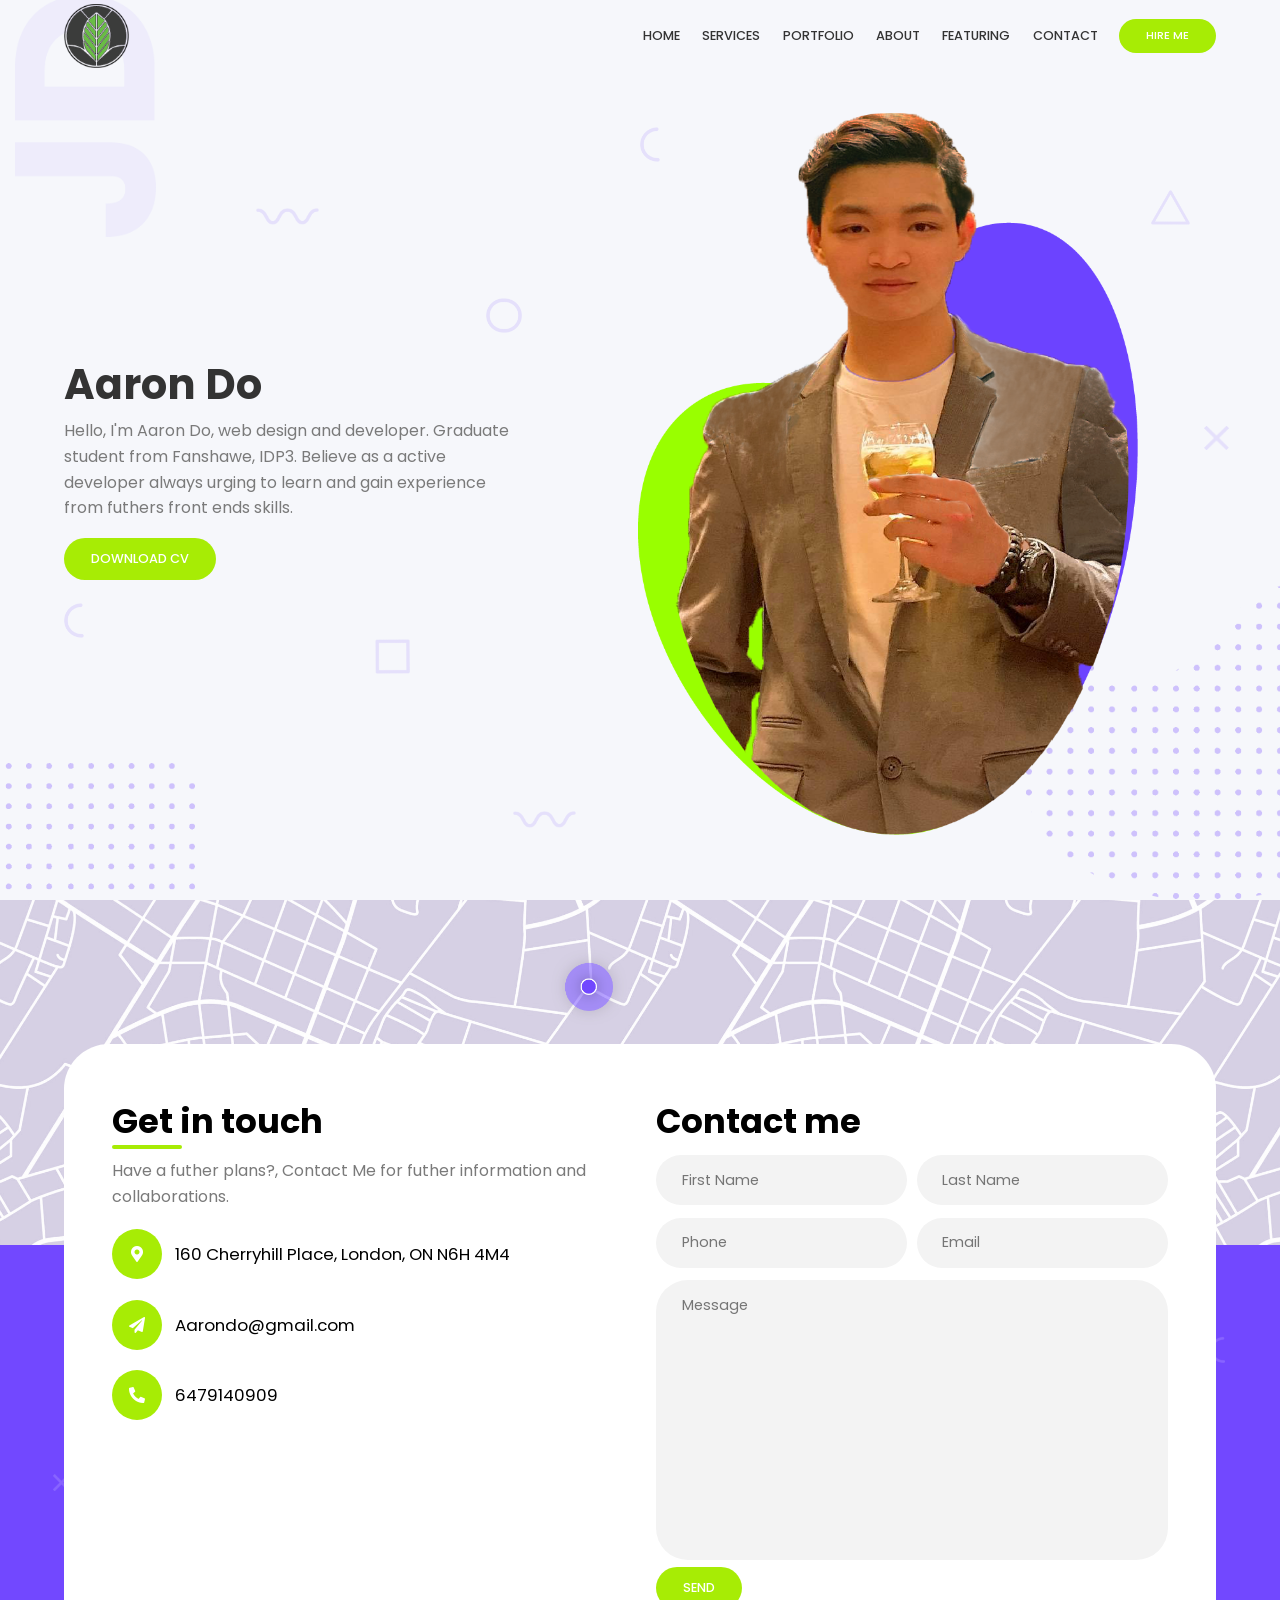
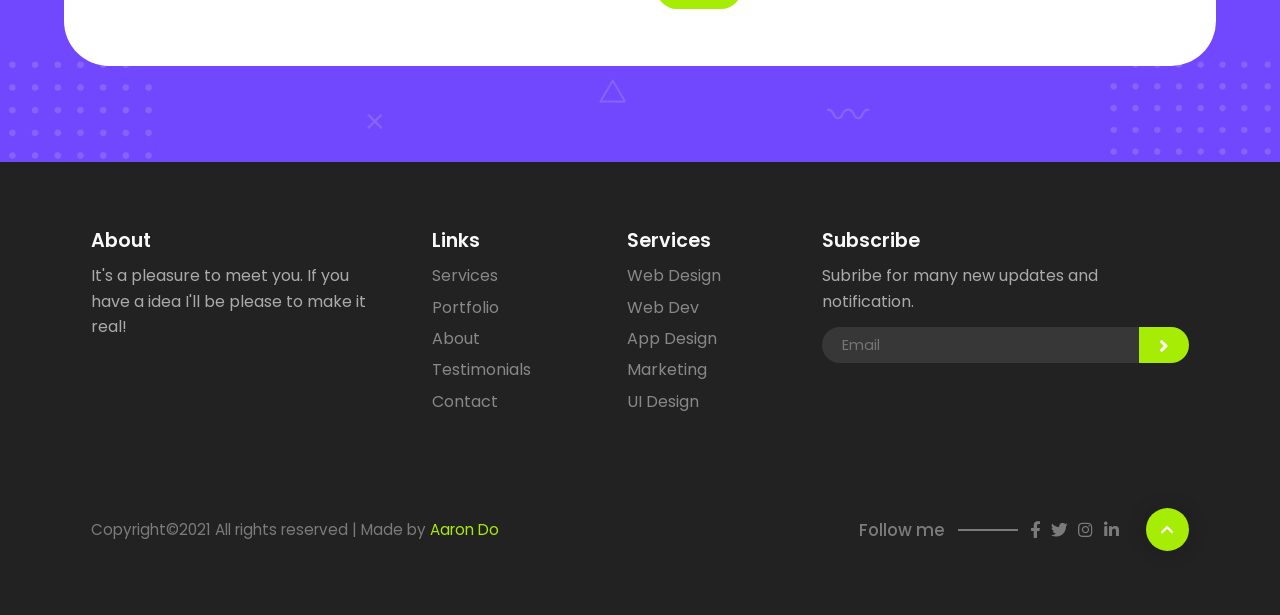
<file: contact.html>
<!DOCTYPE html>
<html lang="en">
  <head>
    <meta charset="UTF-8" />
    <meta name="viewport" content="width=device-width, initial-scale=1.0" />
    <title>Portfolio Website</title>
    <link
      rel="stylesheet"
      href="https://cdnjs.cloudflare.com/ajax/libs/font-awesome/5.15.1/css/all.min.css"
    />
    <link
      rel="stylesheet"
      href="https://unpkg.com/swiper/swiper-bundle.min.css"
    />
    <link rel="stylesheet" href="./css/style.css" />
  </head>
  <body>
    <main>
      <header id="header">
        <div class="overlay overlay-lg">
          <img src="./img/shapes/square.png" class="shape square" alt="" />
          <img src="./img/shapes/circle.png" class="shape circle" alt="" />
          <img
            src="./img/shapes/half-circle.png"
            class="shape half-circle1"
            alt=""
          />
          <img
            src="./img/shapes/half-circle.png"
            class="shape half-circle2"
            alt=""
          />
          <img src="./img/shapes/x.png" class="shape xshape" alt="" />
          <img src="./img/shapes/wave.png" class="shape wave wave1" alt="" />
          <img src="./img/shapes/wave.png" class="shape wave wave2" alt="" />
          <img src="./img/shapes/triangle.png" class="shape triangle" alt="" />
          <img src="./img/shapes/letters.png" class="letters" alt="" />
          <img src="./img/shapes/points1.png" class="points points1" alt="" />
        </div>

        <nav>
          <div class="container">
            <div class="logo">
              <img src="./img/logo.png" alt="" />
            </div>

            <div class="links">
              <ul>
                <li>
                  <a href="index.html">Home</a>
                </li>
                <li>
                  <a href="feature.html">Services</a>
                </li>
                <li>
                  <a href="about.html">Portfolio</a>
                </li>
                <li>
                  <a href="about.html">About</a>
                </li>
                <li>
                  <a href="feature.html">Featuring</a>
                </li>
                <li>
                  <a href="contact.html">Contact</a>
                </li>
                <li>
                  <a href="contact.html" class="active">Hire me</a>
                </li>
              </ul>
            </div>

            <div class="hamburger-menu">
              <div class="bar"></div>
            </div>
          </div>
        </nav>

        <div class="header-content">
          <div class="container grid-2">
            <div class="column-1">
              <h1 class="header-title">Aaron Do</h1>
              <p class="text">
                Hello, I'm Aaron Do, web design and developer. 
                Graduate student from Fanshawe, IDP3. Believe as a active developer always urging to learn and gain experience from futhers front ends skills. 
              </p>
              <a href="contact.html" class="btn">Download CV</a>
            </div>

            <div class="column-2 image">
              <img
                src="./img/shapes/points2.png"
                class="points points2"
                alt=""
              />
              <img src="./img/Avatar1.png" class="img-element z-index" alt="" />
            </div>
          </div>
        </div>
      </header>

<section class="contact" id="contact">
    <div class="container">
      <div class="contact-box">
        <div class="contact-info">
          <h3 class="title">Get in touch</h3>
          <p class="text">
            Have a futher plans?, Contact Me for futher information and collaborations.
          </p>
          <div class="information-wrap">
            <div class="information">
              <div class="contact-icon">
                <i class="fas fa-map-marker-alt"></i>
              </div>
              <p class="info-text">160 Cherryhill Place, London, ON N6H 4M4</p>
            </div>

            <div class="information">
              <div class="contact-icon">
                <i class="fas fa-paper-plane"></i>
              </div>
              <p class="info-text">Aarondo@gmail.com</p>
            </div>

            <div class="information">
              <div class="contact-icon">
                <i class="fas fa-phone-alt"></i>
              </div>
              <p class="info-text">6479140909</p>
            </div>
          </div>
        </div>

        <div class="contact-form">
          <h3 class="title">Contact me</h3>
          <div class="row">
            <input
              type="text"
              class="contact-input"
              placeholder="First Name"
            />
            <input
              type="text"
              class="contact-input"
              placeholder="Last Name"
            />
          </div>

          <div class="row">
            <input type="text" class="contact-input" placeholder="Phone" />
            <input type="email" class="contact-input" placeholder="Email" />
          </div>

          <div class="row">
            <textarea
              name="message"
              class="contact-input textarea"
              placeholder="Message"
            ></textarea>
          </div>
          <a href="#" class="btn">Send</a>
        </div>
      </div>
    </div>
  </section>


  <footer class="footer">
    <div class="container">
      <div class="grid-4">
        <div class="grid-4-col footer-about">
          <h3 class="title-sm">About</h3>
          <p class="text">
           It's a pleasure to meet you. If you have a idea I'll be please to make it real!
          </p>
        </div>

        <div class="grid-4-col footer-links">
          <h3 class="title-sm">Links</h3>
          <ul>
            <li>
              <a href="feature.html">Services</a>
            </li>
            <li>
              <a href="about.html">Portfolio</a>
            </li>
            <li>
              <a href="about.html">About</a>
            </li>
            <li>
              <a href="feature.html">Testimonials</a>
            </li>
            <li>
              <a href="#contact">Contact</a>
            </li>
          </ul>
        </div>

        <div class="grid-4-col footer-links">
          <h3 class="title-sm">Services</h3>
          <ul>
            <li>
              <a href="#">Web Design</a>
            </li>
            <li>
              <a href="#">Web Dev</a>
            </li>
            <li>
              <a href="#">App Design</a>
            </li>
            <li>
              <a href="#">Marketing</a>
            </li>
            <li>
              <a href="#">UI Design</a>
            </li>
          </ul>
        </div>

        <div class="grid-4-col footer-newstletter">
          <h3 class="title-sm">Subscribe</h3>
          <p class="text">
            Subribe for many new updates and notification.
          </p>
          <div class="footer-input-wrap">
            <input type="email" class="footer-input" placeholder="Email" />
            <a href="contact.html" class="input-arrow">
              <i class="fas fa-angle-right"></i>
            </a>
          </div>
        </div>
      </div>

      <div class="bottom-footer">
        <div class="copyright">
          <p class="text">
            Copyright&copy;2021 All rights reserved | Made by
            <span>Aaron Do</span>
          </p>
        </div>

        <div class="followme-wrap">
          <div class="followme">
            <h3>Follow me</h3>
            <span class="footer-line"></span>
            <div class="social-media">
              <a href="contact.html">
                <i class="fab fa-facebook-f"></i>
              </a>
              <a href="contact.html">
                <i class="fab fa-twitter"></i>
              </a>
              <a href="contact.html">
                <i class="fab fa-instagram"></i>
              </a>
              <a href="contact.html">
                <i class="fab fa-linkedin-in"></i>
              </a>
            </div>
          </div>

          <div class="back-btn-wrap">
            <a href="#" class="back-btn">
              <i class="fas fa-chevron-up"></i>
            </a>
          </div>
        </div>
      </div>
    </div>
  </footer>

  <script src="https://cdnjs.cloudflare.com/ajax/libs/jquery/3.5.1/jquery.min.js"></script>
  <script src="./js/isotope.pkgd.min.js"></script>
  <script src="https://unpkg.com/swiper/swiper-bundle.min.js"></script>
  <script src="./js/app.js"></script>
</body>
</html>
</file>
<file: css/style.css>
@import url("https://fonts.googleapis.com/css2?family=Poppins:wght@100;200;300;400;500;600;700;800;900&display=swap");

:root {
  --dark-one: #333;
  --dark-two: #7a7a7a;
  --main-color: #a7ec05;
  --light-one: #fff;
  --light-two: #f9fafb;
  --light-three: #f6f7fb;
}

/* Genral Styles */

*,
*::before,
*::after {
  margin: 0;
  padding: 0;
  box-sizing: border-box;
}

html {
  scroll-behavior: smooth;
}

body,
button,
input,
textarea {
  font-family: "Poppins", sans-serif;
}

a {
  text-decoration: none;
}

ul {
  list-style: none;
}

img {
  width: 100%;
}

.container {
  position: relative;
  z-index: 5;
  max-width: 92rem;
  padding: 0 4rem;
  margin: 0 auto;
}

.stop-scrolling {
  height: 100%;
  overflow: hidden;
}

.grid-2 {
  display: grid;
  grid-template-columns: repeat(2, 1fr);
  align-items: center;
  justify-content: center;
}

.text {
  font-size: 1.25rem;
  color: var(--dark-two);
  line-height: 1.6;
}

.column-1 {
  margin-right: 1.5rem;
}

.column-2 {
  margin-left: 1.5rem;
}

.image {
  position: relative;
  display: flex;
  align-items: center;
  justify-content: center;
}

.z-index {
  position: relative;
  z-index: 2;
}

.overlay {
  position: absolute;
  width: 100%;
  height: 100%;
  overflow: hidden;
  top: 0;
  left: 0;
}

.overlay .shape {
  width: initial;
  opacity: 0.13;
  position: absolute;
}

.overlay.overlay-lg .shape {
  height: 55px;
}

.overlay.overlay-lg .shape.wave {
  height: initial;
  width: 88px;
}

.overlay.overlay-lg .shape.xshape {
  height: 38px;
}

.overlay.overlay-sm .shape {
  filter: brightness(0) invert(1);
  opacity: 0.15;
  height: 40px;
}

.overlay.overlay-sm .shape.wave {
  height: initial;
  width: 70px;
}

.overlay.overlay-sm .shape.xshape {
  height: 30px;
}

.points {
  opacity: 0.3;
  position: absolute;
}

.section {
  padding: 7rem 0;
  overflow: hidden;
}

.section-header {
  text-align: center;
  margin-bottom: 1.5rem;
}

.title {
  position: relative;
  display: inline-block;
  padding-bottom: 1rem;
  line-height: 1;
  font-size: 2.8rem;
  margin-bottom: 0.6rem;
}

.title:before {
  content: attr(data-title);
  display: block;
  margin-bottom: 0.4rem;
  color: var(--main-color);
  font-size: 1.15rem;
  font-weight: 500;
  text-transform: uppercase;
  letter-spacing: 3px;
}

.title:after {
  content: "";
  position: absolute;
  width: 90px;
  height: 5px;
  border-radius: 3px;
  background-color: var(--main-color);
  bottom: 0;
  left: 50%;
  transform: translateX(-50%);
}

.section-header .text {
  max-width: 600px;
  margin: 0 auto;
}

.title-sm {
  color: var(--dark-one);
  font-weight: 600;
  font-size: 1.6rem;
}

.points-sq {
  width: 210px;
}

.btn {
  display: inline-block;
  padding: 0.85rem 2rem;
  background-color: var(--main-color);
  color: var(--light-one);
  border-radius: 2rem;
  font-size: 1.05rem;
  text-transform: uppercase;
  font-weight: 500;
  transition: 0.3s;
}

.btn:hover {
  background-color: #6b44e0;
}

.btn.small {
  padding: 0.7rem 1.8rem;
  font-size: 1rem;
}

/* End Genral Styles */

/* Header */

header {
  width: 100%;
  background-color: var(--light-three);
  overflow: hidden;
  position: relative;
}

nav {
  width: 100%;
  position: relative;
  z-index: 50;
}

nav .container {
  display: flex;
  justify-content: space-between;
  height: 6rem;
  align-items: center;
}

.logo {
  width: 80px;
  display: flex;
  align-items: center;
}

.links ul {
  display: flex;
}

.links a {
  display: inline-block;
  padding: 0.9rem 1.2rem;
  color: var(--dark-one);
  font-size: 1.05rem;
  text-transform: uppercase;
  font-weight: 500;
  line-height: 1;
  transition: 0.3s;
}

.links a.active {
  background-color: var(--main-color);
  color: var(--light-one);
  border-radius: 2rem;
  font-size: 1rem;
  padding: 0.9rem 2.1rem;
  margin-left: 1rem;
}

.links a:hover {
  color: var(--main-color);
}

.links a.active:hover {
  color: var(--light-one);
  background-color: #6b44e0;
}

.hamburger-menu {
  width: 2.7rem;
  height: 3rem;
  z-index: 100;
  position: relative;
  display: none;
  align-items: center;
  justify-content: flex-end;
}

.hamburger-menu .bar {
  position: relative;
  width: 2.1rem;
  height: 3px;
  border-radius: 3px;
  background-color: var(--dark-one);
  transition: 0.5s;
}

.bar:before,
.bar:after {
  content: "";
  position: absolute;
  width: 2.1rem;
  height: 3px;
  border-radius: 3px;
  background-color: var(--dark-one);
  transition: 0.5s;
}

.bar:before {
  transform: translateY(-9px);
}

.bar:after {
  transform: translateY(9px);
}

nav.open .hamburger-menu .bar {
  background-color: transparent;
  transform: rotate(360deg);
}

nav.open .hamburger-menu .bar:before {
  transform: translateY(0) rotate(45deg);
  background-color: var(--light-one);
}

nav.open .hamburger-menu .bar:after {
  transform: translateY(0) rotate(-45deg);
  background-color: var(--light-one);
}

nav.open .links {
  transform: translateX(0);
}

.header-content .container.grid-2 {
  grid-template-columns: 2.5fr 3.5fr;
  min-height: calc(100vh - 6rem);
  padding-bottom: 2.5rem;
  text-align: left;
}

.header-title {
  font-size: 3.8rem;
  line-height: 0.8;
  color: var(--dark-one);
}

.header-content .text {
  margin: 2.15rem 0;
}

.header-content .image .img-element {
  max-width: 750px;
}

header .points1 {
  width: 420px;
  bottom: -75px;
  left: -150px;
}

header .points2 {
  width: 70%;
  top: 65%;
  left: 71%;
}

header .square {
  right: 68%;
  top: 71%;
}

header .triangle {
  right: 7%;
  bottom: 75%;
}

header .xshape {
  right: 4%;
  bottom: 50%;
}

header .half-circle1 {
  left: 50%;
  bottom: 82%;
}

header .half-circle2 {
  left: 5%;
  top: 67%;
}

header .wave1 {
  bottom: 75%;
  left: 20%;
}

header .wave2 {
  bottom: 8%;
  right: 55%;
}

header .circle {
  left: 38%;
  bottom: 63%;
}

.letters {
  position: absolute;
  width: 13.5%;
  top: -5px;
  left: 15px;
  opacity: 0.06;
}

/* End header */

/* Services */

.cards {
  display: flex;
  justify-content: space-around;
  flex-wrap: wrap;
  width: 100%;
}

.card-wrap {
  position: relative;
  margin: 1.7rem 0.8rem;
}

.card {
  position: relative;
  width: 100%;
  max-width: 390px;
  min-height: 520px;
  background-color: var(--light-three);
  display: flex;
  align-items: center;
  justify-content: center;
  text-align: center;
  padding: 3rem 2rem;
  overflow: hidden;
  transition: 0.3s;
}

.card:before {
  content: attr(data-card);
  position: absolute;
  top: -15px;
  right: -15px;
  font-size: 6rem;
  font-weight: 800;
  line-height: 1;
  color: var(--main-color);
  opacity: 0.025;
}

.card:after {
  content: "";
  position: absolute;
  width: 100%;
  height: 0px;
  bottom: 0;
  left: 0;
  background-color: var(--main-color);
  transition: 0.3s;
}

.card-wrap:hover .card {
  transform: translateY(-15px);
}

.card-wrap:hover .card:after {
  height: 8px;
}

.icon {
  width: 90px;
  margin-bottom: 1.7rem;
}

.card .title-sm {
  line-height: 0.8;
}

.card .text {
  font-size: 1.15rem;
  margin: 1.8rem 0;
}

.services .points1 {
  bottom: -50px;
  left: -125px;
  opacity: 0.2;
  pointer-events: none;
}

.services .points2 {
  bottom: -70px;
  right: -65px;
  opacity: 0.2;
  pointer-events: none;
}

/* End Services */

/* Portfolio */

.portfolio {
  position: relative;
  width: 100%;
  background-color: var(--light-two);
}

.background-bg {
  position: absolute;
  width: 100%;
  height: 520px;
  top: 0;
  left: 0;
  background-color: var(--main-color);
}

.portfolio .title,
.portfolio .title:before {
  color: var(--light-one);
}

.portfolio .title:after {
  background-color: var(--light-one);
}

.filter {
  width: 100%;
  display: flex;
  align-items: center;
  justify-content: center;
  flex-wrap: wrap;
}

.filter-btn {
  border: none;
  outline: none;
  background-color: transparent;
  margin: 0.45rem 0.4rem;
  padding: 0.85rem 1.8rem;
  color: var(--light-one);
  text-transform: uppercase;
  font-weight: 500;
  font-size: 1.1rem;
  line-height: 1;
  cursor: pointer;
  border-radius: 2rem;
  transition: 0.3s;
}

.filter-btn.active {
  background-color: var(--light-one);
  color: var(--main-color);
}

.portfolio .square {
  top: 28%;
  left: 20%;
}

.portfolio .circle {
  top: 8%;
  right: 35%;
}

.portfolio .triangle {
  bottom: 10%;
  right: 4%;
}

.portfolio .half-circle1 {
  bottom: 13%;
  left: 5%;
}

.portfolio .half-circle2 {
  top: 35%;
  right: 20%;
}

.portfolio .xshape {
  top: 10%;
  right: 8%;
}

.portfolio .wave {
  top: 38%;
  left: 6%;
}

.grid {
  width: 100%;
  margin: 1.5rem 0;
}

.grid-item {
  width: 33.33%;
  padding: 1rem 1.2rem;
  display: flex;
  justify-content: center;
}

.gallery-image {
  position: relative;
  overflow: hidden;
  border-radius: 16px;
  height: 330px;
  width: 100%;
  cursor: pointer;
}

.gallery-image img {
  position: absolute;
  height: 115%;
  width: initial;
  top: 50%;
  left: 50%;
  transform: translate(-50%, -50%);
  transform-origin: center;
  transition: 0.5s;
}

.gallery-image .img-overlay {
  position: absolute;
  width: 100%;
  height: 100%;
  top: 0;
  left: 0;
  z-index: 2;
  color: var(--light-one);
  background-color: rgba(120, 76, 251, 0.55);
  display: flex;
  flex-direction: column;
  align-items: center;
  justify-content: flex-end;
  padding: 2rem 3.2rem;
  opacity: 0;
  transition: 0.5s;
}

.img-overlay .plus {
  position: relative;
  margin: auto 0;
}

.plus:before,
.plus:after {
  content: "";
  position: absolute;
  width: 4.5rem;
  height: 3px;
  top: 50%;
  left: 50%;
  transform: translate(-50%, -50%);
  background-color: var(--light-one);
  border-radius: 3px;
}

.plus:before {
  transform: translate(-50%, -50%) rotate(-90deg);
}

.img-description {
  width: 100%;
}

.img-overlay h3 {
  font-weight: 600;
  text-transform: uppercase;
  font-size: 1.5rem;
}

.img-overlay h5 {
  font-size: 1.15rem;
  font-weight: 300;
}

.gallery-image:hover .img-overlay {
  opacity: 1;
}

.gallery-image:hover img {
  transform: translate(-50%, -50%) scale(1.1);
}

.more-folio {
  display: flex;
  justify-content: center;
}

/* End Portfolio */

/* About */

.about {
  overflow: hidden;
}

.about img {
  max-width: 600px;
}

.about .text {
  margin-top: 1rem;
}

.skills {
  margin: 1.5rem 0 2.5rem 0;
}

.skill {
  margin: 1rem 0;
}

.skill-title {
  color: #555;
  font-weight: 600;
  margin-bottom: 0.3rem;
}

.skill-bar {
  width: 70%;
  height: 8px;
  border-radius: 4px;
  background-color: #ece6fa;
  position: relative;
  overflow: hidden;
}

.skill-progress {
  position: absolute;
  height: 100%;
  width: 0%;
  top: 0;
  left: 0;
  background-color: var(--main-color);
  transition: 1s;
}

.about .column-1 {
  position: relative;
}

.about .column-1:before {
  content: "About";
  position: absolute;
  font-size: 8rem;
  font-weight: 800;
  color: var(--main-color);
  opacity: 0.04;
  top: 20px;
  left: 0;
  line-height: 0;
}

.about .points {
  width: 300px;
  top: 65%;
  left: 80%;
  opacity: 0.1;
}

/* End About */

/* Records */

.records {
  position: relative;
  background-color: var(--main-color);
  padding: 5.2rem 0;
}

.records .container {
  display: grid;
  grid-template-columns: repeat(4, 1fr);
  align-items: center;
  justify-content: center;
  text-align: center;
  grid-column-gap: 1.5rem;
  grid-row-gap: 2rem;
}

.record-circle {
  width: 180px;
  height: 180px;
  border-radius: 50%;
  margin: 0 auto;
  border: 4px solid var(--light-one);
  display: flex;
  flex-direction: column;
  justify-content: center;
  color: var(--light-one);
}

.record-circle.active {
  background-color: var(--light-one);
  color: var(--dark-one);
  box-shadow: 0 0 0 15px rgb(255, 255, 255, 0.5);
}

.number {
  font-weight: 400;
  font-size: 2.35rem;
}

.sub-title {
  font-weight: 400;
  font-size: 1.12rem;
  text-transform: uppercase;
}

.records .square1 {
  left: 8%;
  top: 10%;
}

.records .square2 {
  right: 90px;
  bottom: 70px;
}

.records .xshape {
  top: 45px;
  right: 120px;
}

.records .circle {
  left: 7%;
  bottom: 50px;
}

.records .triangle {
  left: 65%;
  bottom: 35px;
}

.records .wave1 {
  top: 35px;
  right: 30%;
}

.records .wave2 {
  bottom: 40px;
  left: 28%;
}

.records .half-circle {
  top: 30px;
  right: 50%;
}

/* End Records */

/* Blog */

.blog-wrapper {
  display: flex;
  width: 100%;
  justify-content: space-around;
  flex-wrap: wrap;
}

.blog-wrap {
  position: relative;
  margin: 1.3rem 0.5rem;
}

.blog-card {
  max-width: 420px;
  width: 100%;
  overflow: hidden;
  background-color: var(--light-two);
  transition: 0.3s;
  position: relative;
}

.blog-card:after {
  content: "";
  position: absolute;
  width: 1100%;
  height: 0px;
  bottom: 0;
  left: 0;
  background-color: var(--main-color);
  transition: 0.3s;
}

.blog-image {
  width: 100%;
  height: 270px;
  position: relative;
  overflow: hidden;
}

.blog-image img {
  position: absolute;
  height: 105%;
  width: initial;
  top: 50%;
  left: 50%;
  transform: translate(-50%, -50%);
  transition: 0.5s;
}

.blog-content {
  padding: 2.1rem 2.2rem 2.7rem 2.2rem;
}

.blog-info {
  display: flex;
  flex-wrap: wrap;
  margin-bottom: 0.5rem;
}

.blog-info h5 {
  color: var(--main-color);
  font-weight: 400;
  text-transform: uppercase;
  font-size: 1.05rem;
  letter-spacing: 2px;
}

.blog-date {
  margin-right: 2rem;
}

.blog-user i {
  margin-right: 0.2rem;
  font-size: 1rem;
}

.blog-text {
  margin: 0.5rem 0 1.5rem 0;
  font-size: 1.2rem;
  line-height: 1.6;
  color: #666;
}

.blog-card:hover {
  transform: translateY(-15px);
}

.blog-card:hover:after {
  height: 8px;
}

.blog-card:hover .blog-image img {
  transform: translate(-50%, -50%) scale(1.15);
}

.blog .points {
  top: 72%;
  right: 71%;
  opacity: 0.15;
}

/* End Blog */

/* Testimonials */

.testimonials {
  background-color: var(--light-two);
  overflow: hidden;
}

.testi-content {
  margin-top: 6rem;
}

.reviews {
  overflow: hidden;
}

.review {
  position: relative;
  padding: 2rem 1.5rem;
}

.quote {
  position: absolute;
  top: 0;
  left: 0;
  color: var(--main-color);
  opacity: 0.04;
  font-size: 8rem;
}

.rate {
  display: flex;
  font-size: 1.4rem;
  color: #ebc000;
  margin-bottom: 1.5rem;
}

.rate i {
  margin-right: 0.3rem;
}

.review-text {
  font-size: 1.35rem;
  font-weight: 300;
  color: #444;
  line-height: 1.7;
}

.review-info {
  margin-top: 2rem;
}

.review-name {
  font-size: 1.3rem;
  font-weight: 700;
  color: var(--dark-one);
}

.review-job {
  font-size: 1.15rem;
  font-weight: 300;
  color: #777;
}

.review-nav {
  bottom: 2.2rem;
  top: initial;
  font-size: 1.8rem;
  color: var(--main-color);
}

.swiper-button-next {
  right: 2rem;
  left: initial;
}

.swiper-button-prev {
  right: 4.5rem;
  left: initial;
}

.swiper-button-prev:after,
.swiper-button-next:after {
  display: none;
}

/* End Testimonials */

/* Contact */

.contact {
  position: relative;
  width: 100%;
  padding: 13.5rem 0 8.5rem;
}

.contact:before,
.contact:after {
  content: "";
  position: absolute;
  width: 100%;
  z-index: -1;
  left: 0;
}

.contact:before {
  top: 0;
  height: 40%;
  background: url("../img/map.png") center center / cover;
}

.contact:after {
  top: 40%;
  height: 60%;
  background: url("../img/contact-bg.png") center bottom / cover;
}

.contact-box {
  width: 100%;
  background-color: var(--light-one);
  width: 100%;
  border-radius: 45px;
  padding: 5.5rem 4.5rem;
  display: grid;
  grid-template-columns: repeat(2, 1fr);
}

.contact-info {
  padding-right: 2rem;
}

.contact-form {
  padding-left: 2rem;
}

.contact-info .title:after {
  left: 0;
  transform: initial;
}

.information-wrap {
  margin-top: 2rem;
}

.information {
  display: flex;
  align-items: center;
}

.information:not(:last-child) {
  margin-bottom: 1.3rem;
}

.contact-icon {
  min-width: 67px;
  height: 67px;
  display: inline-block;
  border-radius: 50%;
  background-color: var(--main-color);
  color: var(--light-one);
  text-align: center;
  font-size: 1.4rem;
  margin-right: 1rem;
}

.contact-icon i {
  line-height: 67px;
}

.info-text {
  font-size: 1.3rem;
  display: inline-block;
}

.contact-form .title:after {
  display: none;
}

.contact-form .title {
  margin: 0;
}

.contact-form .row {
  width: 100%;
  display: grid;
  grid-template-columns: repeat(auto-fit, minmax(130px, 1fr));
  grid-column-gap: 0.6rem;
}

.contact-input {
  padding: 1.2rem 2.1rem;
  margin: 0.6rem 0;
  border: none;
  outline: none;
  background: #f3f3f3;
  border-radius: 4rem;
  font-weight: 600;
  font-size: 1.25rem;
  transition: 0.3s;
}

.contact-input::placeholder {
  font-weight: 400;
}

.contact-input.textarea {
  resize: none;
  min-height: 280px;
  border-radius: 2rem;
}

.contact-input:hover {
  background: #ececec;
}

.contact-input:focus {
  background: #eaeaea;
}

.contact-input .btn {
  margin-top: 0.6rem;
}

/* End Contact */

/* Hire me */

.hireme {
  padding: 12rem 0;
}

.hireme .container {
  text-align: center;
}

.hireme .title {
  margin-bottom: 1.3rem;
}

.hireme .text {
  max-width: 1000px;
  margin: 0 auto 1.6rem auto;
}

/* End Hire me */

/* Footer */

.footer {
  background-color: #222;
  padding: 6rem 0;
}

.footer .grid-4 {
  display: grid;
  grid-template-columns: 3.5fr 2fr 2fr 3fr;
}

.grid-4-col {
  padding: 0 1.7rem;
}

.footer .title-sm {
  color: #fafafa;
  margin-bottom: 0.9rem;
}

.footer .text {
  color: #aaa;
}

.footer-links a {
  color: #888;
  font-size: 1.25rem;
  display: inline-block;
  margin-bottom: 0.4rem;
  transition: 0.3s;
}

.footer-links a:hover {
  color: var(--main-color);
}

.footer-input-wrap {
  display: grid;
  grid-template-columns: auto 50px;
  width: 100%;
  height: 50px;
  border-radius: 30px;
  overflow: hidden;
  margin-top: 1.2rem;
}

.footer-input {
  background: #373737;
  color: #333;
  outline: none;
  border: none;
  padding: 0 1.5rem;
  font-size: 1.1rem;
  transition: 0.3s;
}

.input-arrow {
  color: #fff;
  background-color: var(--main-color);
  display: flex;
  align-items: center;
  justify-content: center;
  font-size: 1.45rem;
  transition: 0.3s;
}

.input-arrow:hover {
  background-color: #6b44e0;
}

.focus {
  background: #fff;
}

.bottom-footer {
  margin-top: 5.5rem;
  padding: 0 1.7rem;
  display: flex;
  align-items: center;
  justify-content: space-between;
}

.copyright .text {
  color: #7b7b7b;
  font-size: 1.2rem;
  display: inline-block;
  text-align: center;
}

.copyright .text span {
  color: var(--main-color);
  cursor: pointer;
}

.followme-wrap {
  display: flex;
}

.followme {
  display: flex;
  align-items: center;
}

.followme h3 {
  color: #7b7b7b;
  font-weight: 500;
  font-size: 1.3rem;
}

.followme .footer-line {
  width: 60px;
  height: 2px;
  background-color: #7b7b7b;
  margin: 0 1.2rem;
  display: inline-block;
}

.social-media a {
  color: #7b7b7b;
  font-size: 1.3rem;
  margin-right: 0.4rem;
  transition: 0.3s;
}

.social-media a:hover {
  color: var(--main-color);
}

.back-btn-wrap {
  position: relative;
  margin-left: 2.5rem;
}

.back-btn {
  display: flex;
  align-items: center;
  justify-content: center;
  height: 55px;
  width: 55px;
  background-color: var(--main-color);
  border-radius: 50%;
  color: #fff;
  font-size: 1.2rem;
  box-shadow: 0 0 20px 1px rgba(0, 0, 0, 0.15);
  transition: 0.3s;
  position: relative;
  z-index: 2;
}

.back-btn:hover {
  background-color: #6b44e0;
}

.back-btn-wrap:before {
  content: "";
  position: absolute;
  width: 60px;
  height: 60px;
  background-color: #fff;
  z-index: 1;
  top: 50%;
  left: 50%;
  transform: translate(-50%, -50%) scale(0.7);
  border-radius: 50%;
  opacity: 0.08;
  animation: scale 1.2s ease-out infinite 1s;
}

@keyframes scale {
  0% {
    transform: translate(-50%, -50%) scale(1);
    opacity: 0.15;
  }

  100% {
    transform: translate(-50%, -50%) scale(1.6);
    opacity: 0;
  }
}

/* End Footer */

/* Responsive */

@media (max-width: 1280px) {
  .text {
    font-size: 1rem;
  }

  .title {
    font-size: 2.1rem;
    padding-bottom: 0.65rem;
  }

  .title:before {
    margin-bottom: 0.2rem;
    font-size: 0.8rem;
    letter-spacing: 2px;
  }

  .title:after {
    height: 3.5px;
    width: 70px;
  }

  .title-sm {
    font-size: 1.2rem;
  }

  .btn {
    padding: 0.75rem 1.7rem;
    font-size: 0.8rem;
  }

  .btn.small {
    padding: 0.65rem 1.6rem;
    font-size: 0.7rem;
  }

  .section-header .text {
    max-width: 500px;
  }

  .section {
    padding: 4.5rem 0;
  }

  .column-1 {
    margin-right: 1rem;
  }

  .column-2 {
    margin-left: 1rem;
  }

  .overlay.overlay-lg .shape {
    height: 35px;
  }

  .overlay.overlay-lg .shape.wave {
    height: initial;
    width: 63px;
  }

  .overlay.overlay-lg .shape.xshape {
    height: 24px;
  }

  .overlay.overlay-sm .shape {
    height: 24px;
  }

  .overlay.overlay-sm .shape.wave {
    height: initial;
    width: 39px;
  }

  .overlay.overlay-sm .shape.xshape {
    height: 19px;
  }

  header .points1 {
    width: 270px;
    bottom: -50px;
    left: -75px;
  }

  header .points2 {
    width: 340px;
  }

  header .letters {
    width: 11%;
  }

  .header-content .image .img-element {
    max-width: 500px;
  }

  nav .container {
    height: 4.5rem;
  }

  .header-content .container.grid-2 {
    min-height: calc(100vh - 4.5rem);
    padding-bottom: 1.5rem;
  }

  .logo {
    width: 65px;
  }

  .links a {
    font-size: 0.8rem;
    padding: 0.65rem 0.7rem;
  }

  .links a.active {
    font-size: 0.7rem;
    padding: 0.7rem 1.7rem;
    margin-left: 0.6rem;
  }

  .header-title {
    font-size: 2.6rem;
  }

  .header-content .text {
    margin: 1.1rem 0;
  }

  .card {
    min-height: 390px;
    max-width: 290px;
    padding: 2.2rem 1.5rem;
  }

  .icon {
    width: 65px;
    margin-bottom: 0.8rem;
  }

  .card .text {
    font-size: 0.9rem;
    margin: 1rem 0;
  }

  .card:before {
    font-size: 5rem;
  }

  .card-wrap {
    margin: 1rem 0.6rem;
  }

  .services .points1 {
    left: -60px;
  }

  .points-sq {
    width: 150px;
  }

  .grid {
    margin: 0.8rem 0;
  }

  .grid-item {
    padding: 0.8rem;
  }

  .gallery-image {
    height: 250px;
    max-width: 325px;
  }

  .gallery-image .img-overlay {
    padding: 1.4rem 2rem;
  }

  .plus:before,
  .plus:after {
    width: 2.8rem;
  }

  .img-overlay h3 {
    font-size: 1.1rem;
  }

  .img-overlay h5 {
    font-size: 0.8rem;
  }

  .background-bg {
    height: 370px;
  }

  .filter-btn {
    padding: 0.6rem 1.45rem;
    font-size: 0.7rem;
  }

  .about img {
    max-width: 420px;
  }

  .about .text {
    margin-top: 0.7rem;
  }

  .skills {
    margin: 0.9rem 0 1.7rem 0;
  }

  .skill-title {
    font-size: 1rem;
  }

  .skill-bar {
    height: 6px;
  }

  .about .column-1:before {
    font-size: 6rem;
    top: 13px;
  }

  .about .points {
    width: 230px;
    left: 65%;
  }

  .record-circle {
    width: 150px;
    height: 150px;
    border-width: 3px;
  }

  .record-circle .number {
    font-size: 1.8rem;
  }

  .record-circle .sub-title {
    font-size: 0.9rem;
  }

  .blog-wrap {
    margin: 0.7rem 0.5rem;
  }

  .blog-card {
    max-width: 315px;
  }

  .blog-image {
    height: 200px;
  }

  .blog-content {
    padding: 1.8rem 1.7rem 1.9rem 1.7rem;
  }

  .blog-info {
    margin-bottom: 0.2rem;
  }

  .blog-info > * {
    font-size: 0.75rem !important;
  }

  .blog-user i {
    font-size: 0.8rem;
  }

  .blog-text {
    font-size: 0.9rem;
    margin: 0.2rem 0 0.8rem 0;
  }

  .rate {
    font-size: 1.15rem;
    margin-bottom: 1.1rem;
  }

  .review-text {
    font-size: 1.05rem;
  }

  .review-info {
    margin-top: 1.1rem;
  }

  .review-name {
    font-size: 1.05rem;
  }

  .review-job {
    font-size: 0.85rem;
  }

  .quote {
    font-size: 6.5rem;
  }

  .review-nav {
    font-size: 1.55rem;
  }

  .swiper-button-next {
    right: 2.5rem;
  }

  .swiper-button-prev {
    right: 4.5rem;
  }

  .contact {
    padding: 9rem 0 6rem 0;
  }

  .contact-form {
    padding-left: 1rem;
  }

  .contact-info {
    padding-right: 1rem;
  }

  .contact-box {
    padding: 3.6rem 3rem;
  }

  .information-wrap {
    margin-top: 1.2rem;
  }

  .contact-icon {
    min-width: 50px;
    height: 50px;
    font-size: 1rem;
    margin-right: 0.8rem;
  }

  .contact-icon i {
    line-height: 50px;
  }

  .info-text {
    font-size: 1.05rem;
  }

  .contact-input {
    font-size: 0.9rem;
    padding: 0.9rem 1.6rem;
    margin: 0.4rem 0;
  }

  .hireme {
    padding: 8rem 0;
  }

  .footer {
    padding: 4rem 0;
  }

  .footer-links a {
    font-size: 1rem;
  }

  .footer .title-sm {
    margin-bottom: 0.5rem;
  }

  .footer-input-wrap {
    height: 36px;
    margin-top: 0.8rem;
  }

  .footer-input {
    font-size: 0.9rem;
    padding: 0 1.2rem;
  }

  .input-arrow {
    font-size: 1.2rem;
  }

  .copyright .text {
    font-size: 0.95rem;
  }

  .followme h3 {
    font-size: 1.05rem;
  }

  .followme .footer-line {
    margin: 0 0.8rem;
  }

  .social-media a {
    font-size: 1.05rem;
  }

  .back-btn-wrap {
    margin-left: 1.3rem;
  }

  .back-btn {
    width: 43px;
    height: 43px;
    font-size: 0.9rem;
  }

  .back-btn-wrap:before {
    width: 45px;
    height: 45px;
  }
}

@media (max-width: 850px) {
  .grid-2 {
    grid-template-columns: 1fr !important;
  }

  .column-1 {
    margin-right: 0;
    margin-bottom: 1rem;
  }

  .column-2 {
    margin-left: 0;
    margin-top: 1rem;
  }

  .hamburger-menu {
    display: flex;
  }

  .header-content {
    margin-top: 1rem;
  }

  .header-title {
    font-size: 2.3rem;
  }

  .header-content .image {
    max-width: 400px;
    margin: 0 auto;
  }

  header .column-1 {
    max-width: 550px;
    margin: 0 auto;
  }

  .links {
    position: fixed;
    width: 100%;
    height: 100vh;
    top: 0;
    right: 0;
    background-color: #252525;
    display: flex;
    align-items: center;
    justify-content: center;
    text-align: center;
    transform: translateX(100%);
    transition: 0.5s;
  }

  .links ul {
    flex-direction: column;
  }

  .links a {
    color: var(--light-one);
  }

  .links a.active {
    margin-left: 0;
    margin: 0.5rem 0;
  }

  .header-content .container.grid-2 {
    min-height: 80vh;
  }

  .letters,
  header .half-circle2,
  header .points1,
  header .wave2 {
    display: none;
  }

  header .half-circle1 {
    bottom: 55%;
    left: 23%;
  }

  header .circle {
    left: 8%;
    bottom: 40%;
  }

  header .wave1 {
    bottom: 87%;
    left: 75%;
  }

  header .square {
    top: initial;
    bottom: 5%;
    left: 13%;
  }

  header .triangle {
    right: 14%;
    bottom: 63%;
  }

  header .points2 {
    width: 280px;
    bottom: -10px;
    left: 60%;
  }

  header .xshape {
    left: 90%;
    top: 54%;
  }

  .grid-item {
    width: 50%;
  }

  .gallery-image {
    height: 210px;
    max-width: 270px;
  }

  .background-bg {
    height: 340px;
  }

  .portfolio .half-circle1,
  .portfolio .triangle,
  .portfolio .half-circle2 {
    display: none;
  }

  .portfolio .square {
    top: 10%;
    left: 14%;
  }

  .portfolio .wave {
    top: 33%;
  }

  .portfolio .circle {
    right: 20%;
  }

  .portfolio .xshape {
    top: 25%;
  }

  .skill-bar {
    width: 100%;
  }

  .about .column-1:before {
    font-size: 5rem;
  }

  .about .points {
    top: 60%;
    left: 59%;
  }

  .records .wave1,
  .records .triangle {
    display: none;
  }

  .records .container {
    grid-template-columns: repeat(2, 1fr);
  }

  .records .wave2 {
    left: 48%;
  }

  .records .sqaure2 {
    bottom: 45%;
    right: 50px;
  }

  .testi-content {
    margin-top: 1.7rem;
  }

  .testi-content .image {
    max-width: 500px;
    margin: 0 auto;
  }

  .review-nav {
    bottom: 3rem;
  }

  .contact-box {
    grid-template-columns: 1fr;
    padding: 3.2rem 2.7rem;
  }

  .contact-info {
    padding-right: 0;
    padding-bottom: 0.5rem;
  }

  .contact-form {
    padding-left: 0;
    padding-top: 0.5rem;
  }

  .information-wrap {
    margin-top: 0.7rem;
  }

  .information:not(:last-child) {
    margin-bottom: 0.8rem;
  }

  .contact-input.textarea {
    min-height: 220px;
  }

  .contact:before {
    height: 25%;
  }

  .contact:after {
    height: 75%;
    top: 25%;
  }

  .footer .grid-4 {
    grid-template-columns: repeat(2, 1fr);
    max-width: 500px;
    margin: 0 auto;
    text-align: center;
  }

  .footer-about {
    grid-column: 1 / 3;
  }

  .footer-newstletter {
    grid-column: 1 / 3;
  }

  .grid-4-col {
    margin: 1rem 0;
    padding: 0;
  }

  .footer-input-wrap {
    max-width: 300px;
    margin: 0.95rem auto 0 auto;
    grid-template-columns: auto 45px;
  }

  .bottom-footer {
    flex-direction: column;
    justify-items: center;
    align-items: center;
    padding: 1.5rem 0 0 0;
    margin-top: 2.5rem;
    position: relative;
  }

  .bottom-footer:before {
    content: "";
    position: absolute;
    width: 90%;
    max-width: 500px;
    height: 1px;
    background-color: #7b7b7b;
    top: 0;
    left: 50%;
    transform: translate(-50%, -50%);
  }

  .followme-wrap {
    margin-top: 0.8rem;
  }
}

@media (max-width: 600px) {
  .grid-item {
    width: 100%;
  }
}

@media (max-width: 560px) {
  .container {
    padding: 0 2rem;
  }

  .title {
    font-size: 1.8rem;
  }

  .text {
    font-size: 0.92rem;
  }

  .overlay.overlay-lg .shape {
    height: 28px;
  }

  .overlay.overlay-lg .shape.wave {
    height: initial;
    width: 52px;
  }

  .overlay.overlay-lg .shape.xshape {
    height: 22px;
  }

  .records .container {
    grid-template-columns: 1fr;
  }

  .records .half-circle {
    top: 50%;
    left: 50px;
  }

  .records .wave2 {
    bottom: 50%;
    right: 20px;
    left: initial;
  }

  .records .xshape {
    right: 70px;
  }

  .records .square2 {
    bottom: 90px;
    right: 40px;
  }

  .testi-content {
    margin-top: 1rem;
  }

  .review {
    padding: 1.5rem 1rem;
  }

  .review-text {
    font-size: 0.9rem;
  }

  .review-nav {
    bottom: 1.5rem;
    font-size: 1.3rem;
  }

  .swiper-button-next {
    right: 1.3rem;
  }

  .swiper-button-prev {
    right: 3rem;
  }

  .contact {
    padding: 8rem 0 5rem 0;
  }

  .contact-info {
    display: none;
  }

  .contact-box {
    padding: 2.3rem 2rem;
    border-radius: 30px;
  }

  .contact:before {
    background-size: 200%;
  }

  .contact-form .row {
    grid-column-gap: 0.3rem;
  }

  .contact-input {
    font-size: 0.8rem;
    padding: 0.8rem 1.4rem;
    margin: 0.25rem 0;
  }
}
</file>
